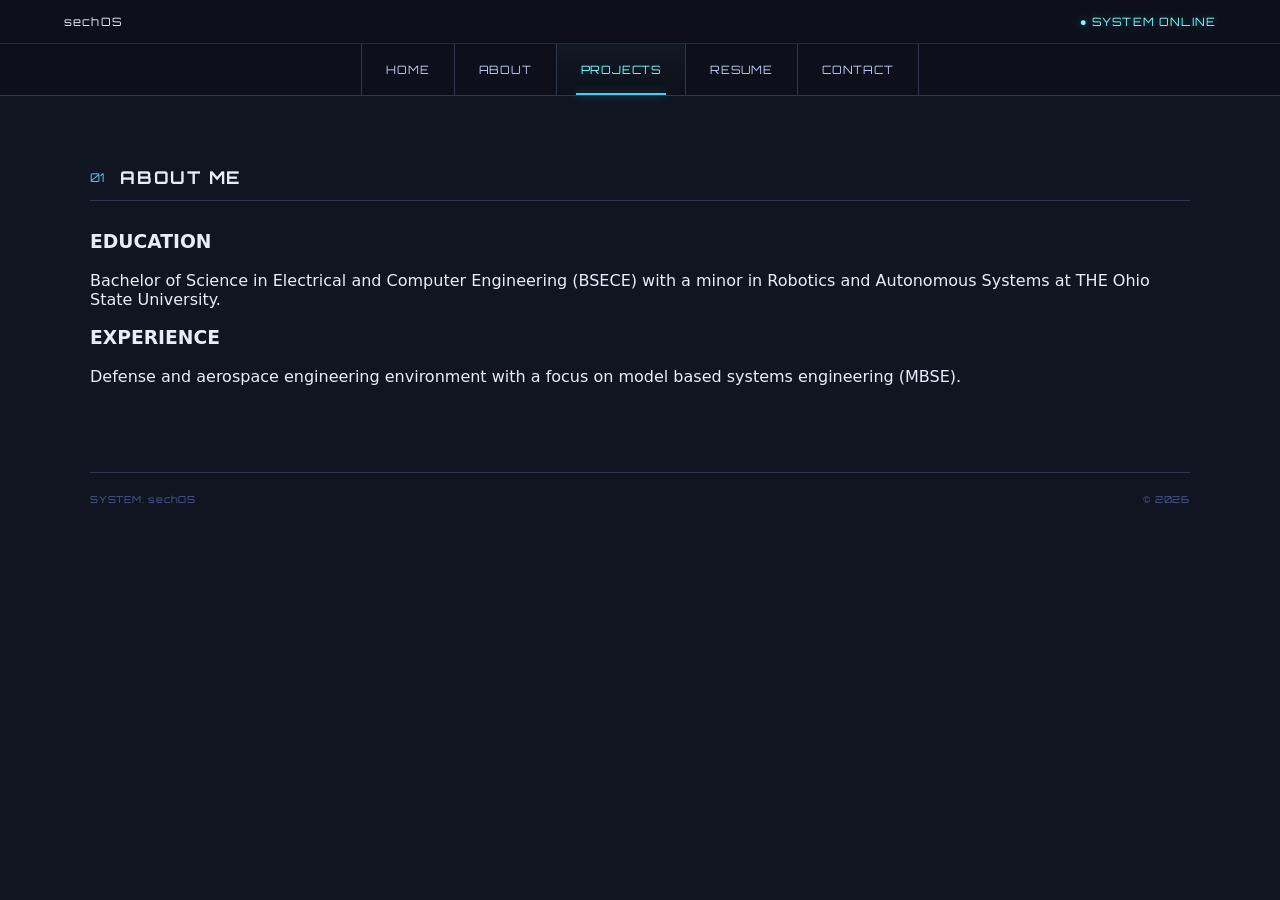
<file: about.html>
<!DOCTYPE html>
<html lang="en">

<head>

    <meta charset="UTF-8">
    <meta name="viewport" content="width=device-width, initial-scale=1.0">
    <title>Projects // sechOS</title>

    <!-- Fonts -->
    <link
        href="https://fonts.googleapis.com/css2?family=Orbitron:wght@400;500;600;700&display=swap"
        rel="stylesheet"
    >

    <!-- Styles -->
    <link rel="stylesheet" href="css/main.css">
    <link rel="stylesheet" href="css/navigation.css">
</head>

<body>
    <!-- =========================================
         NAVIGATION
    ========================================== -->
    <header class="site-header">
        <div class="system-bar">
            <span class="system-name">
                sechOS
            </span>

            <span class="system-status">
                ● SYSTEM ONLINE
            </span>
        </div>

        <nav class="main-nav">

            <a href="index.html">HOME</a>
            <a href="about.html">ABOUT</a>
            <a href="projects.html" class="active">PROJECTS</a>
            <a href="resume.html">RESUME</a>
            <a href="contact.html">CONTACT</a>
        </nav>
    </header>

    <!-- =========================================
         MAIN CONTENT
    ========================================== -->
    <main class="page-container">
        <section class="about-section">
            <div class="section-heading">
                <span class="section-number">
                    01
                </span>

                <h2>
                    ABOUT ME
                </h2>
            </div>

        <!-- =====================================
             Education and Experience
        ====================================== -->
            <div class="section-content">
                <div class="content-block">
                    <h3>
                        EDUCATION
                    </h3>

                    <p>
                        Bachelor of Science in Electrical and Computer Engineering (BSECE) with a minor in Robotics and Autonomous Systems at THE Ohio State University.
                    </p>
                </div>
                <div class="content-block">
                    <h3>
                        EXPERIENCE
                    </h3>

                    <p>
                        Defense and aerospace engineering environment with a focus on model based systems engineering (MBSE).
                    </p>
            </div>
        </section>
    </main>
    <!-- =========================================
         FOOTER
    ========================================== -->
    <footer class="system-footer page-container">
        <span>
            SYSTEM: sechOS
        </span>

        <span>
            © 2026
        </span>
    </footer>
</body>
</html>
</file>
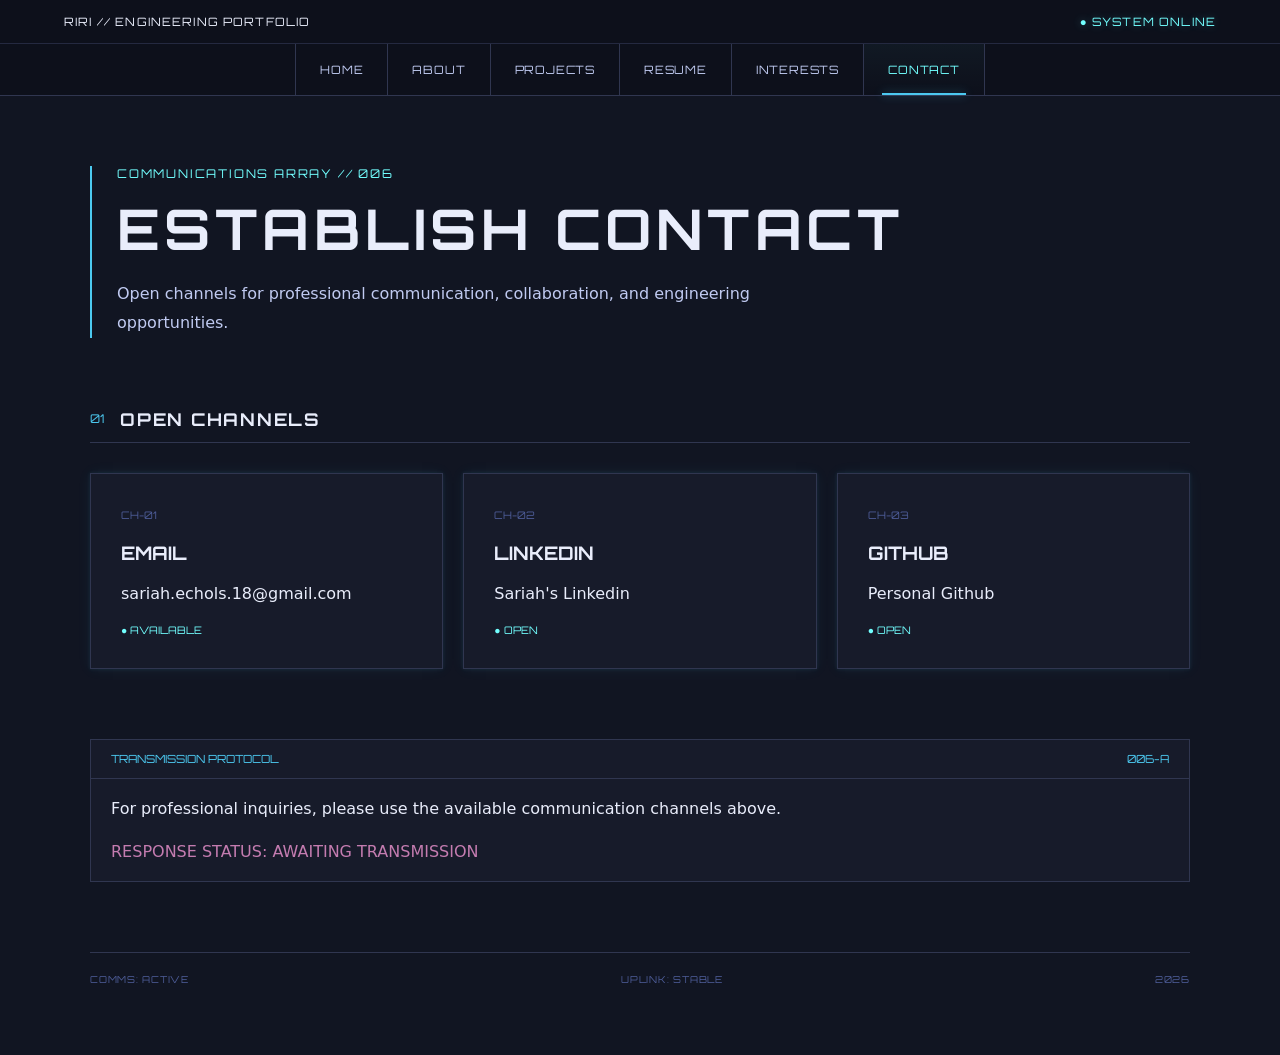
<file: contact.html>
<!DOCTYPE html>
<html lang="en">

<head>
    <meta charset="UTF-8">
    <meta name="viewport" content="width=device-width, initial-scale=1.0">

    <title>// Contact //</title>

    <link rel="preconnect" href="https://fonts.googleapis.com">
    <link rel="preconnect" href="https://fonts.gstatic.com" crossorigin>
    <link href="https://fonts.googleapis.com/css2?family=Orbitron:wght@400;500;600;700&display=swap" rel="stylesheet">

    <link rel="stylesheet" href="css/main.css">
    <link rel="stylesheet" href="css/navigation.css">
</head>

<body>

    <!-- ================================
         SITE HEADER
         ================================ -->
    <header class="site-header">
        <div class="system-bar">
            <div class="system-name">
                RIRI // ENGINEERING PORTFOLIO
            </div>

            <div class="system-status">
                ● SYSTEM ONLINE
            </div>
        </div>

        <nav class="main-nav">
            <a href="index.html">HOME</a>
            <a href="about.html">ABOUT</a>
            <a href="projects.html">PROJECTS</a>
            <a href="resume.html">RESUME</a>
            <a href="interests.html">INTERESTS</a>
            <a href="contact.html" class="active">CONTACT</a>
        </nav>
    </header>


    <!-- ================================
         MAIN CONTENT
         ================================ -->
    <main class="page-container">
        <section class="page-header">
            <p class="system-label">
                COMMUNICATIONS ARRAY // 006
            </p>

            <h1>ESTABLISH CONTACT</h1>

            <p class="page-description">
                Open channels for professional communication,
                collaboration, and engineering opportunities.
            </p>
        </section>


        <!-- ================================
             CONTACT CHANNELS
             ================================ -->
        <section class="contact-section">
            <div class="section-heading">
                <span class="section-number">01</span>
                <h2>OPEN CHANNELS</h2>
            </div>


            <div class="contact-grid">
                <!-- EMAIL -->
                <a
                    href="mailto:sariah.echols.18@gmail.com"
                    class="contact-card"
                >

                    <span class="contact-code">
                        CH-01
                    </span>

                    <h3>EMAIL</h3>

                    <p>
                        sariah.echols.18@gmail.com
                    </p>

                    <span class="contact-status">
                        ● AVAILABLE
                    </span>
                </a>


                <!-- LINKEDIN -->
                <a
                    href="https://www.linkedin.com/in/sariah-echols/"
                    class="contact-card"
                    target="_blank"
                    rel="noopener noreferrer"
                >

                    <span class="contact-code">
                        CH-02
                    </span>

                    <h3>LINKEDIN</h3>

                    <p>
                        Sariah's Linkedin
                    </p>

                    <span class="contact-status">
                        ● OPEN
                    </span>
                </a>


                <!-- GITHUB -->
                <a
                    href="https://github.com/redacted-riri"
                    class="contact-card"
                    target="_blank"
                    rel="noopener noreferrer"
                >

                    <span class="contact-code">
                        CH-03
                    </span>

                    <h3>GITHUB</h3>

                    <p>
                        Personal Github
                    </p>

                    <span class="contact-status">
                        ● OPEN
                    </span>
                </a>
            </div>
        </section>


        <!-- ================================
             TRANSMISSION NOTE
             ================================ -->
        <section class="transmission-panel">
            <div class="transmission-header">
                <span>
                    TRANSMISSION PROTOCOL
                </span>

                <span>
                    006-A
                </span>
            </div>

            <p>
                For professional inquiries, please use the
                available communication channels above.
            </p>

            <p class="transmission-footer">
                RESPONSE STATUS: AWAITING TRANSMISSION
            </p>
        </section>


        <!-- ================================
             FOOTER STATUS
             ================================ -->
        <footer class="system-footer">
            <span>
                COMMS: ACTIVE
            </span>

            <span>
                UPLINK: STABLE
            </span>

            <span>
                2026
            </span>
        </footer>
    </main>
</body>
</html>
</file>
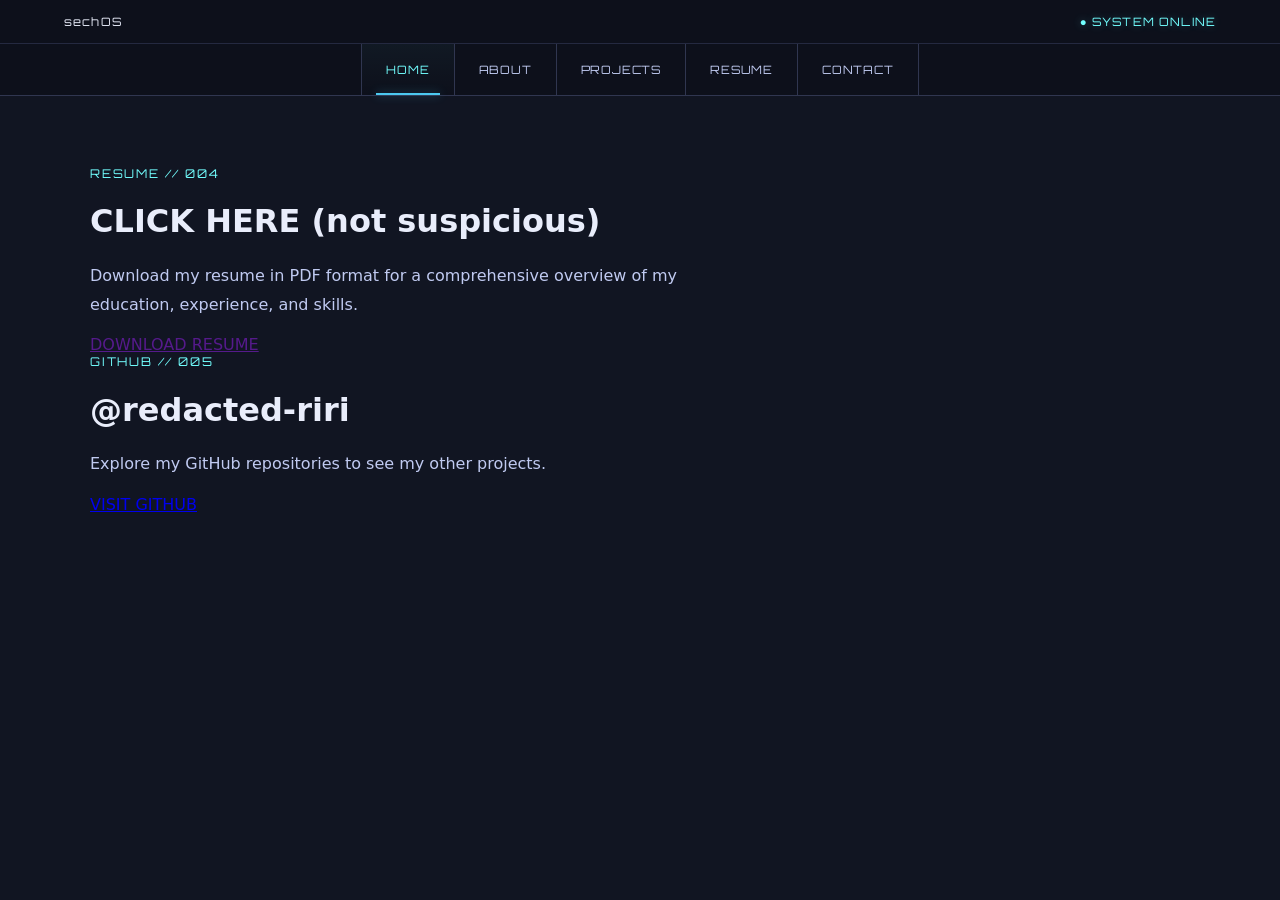
<file: resume.html>
<!DOCTYPE html>
<html lang="en">

<head>
    <meta charset="UTF-8">
    <meta name="viewport" content="width=device-width, initial-scale=1.0">

    <title>// Sariah Echols //</title>

    <link
        href="https://fonts.googleapis.com/css2?family=Orbitron:wght@400;500;600;700&display=swap"
        rel="stylesheet"
    >

    <link rel="stylesheet" href="css/main.css">
    <link rel="stylesheet" href="css/navigation.css">
</head>

<body>

    <!-- =========================================
         SITE HEADER
    ========================================== -->
    <header class="site-header">
        <div class="system-bar">
            <span class="system-name">
                sechOS
            </span>

            <span class="system-status">
                ● SYSTEM ONLINE
            </span>
        </div>

        <nav class="main-nav">
            <a href="index.html" class="active">
                HOME
            </a>

            <a href="about.html">
                ABOUT
            </a>

            <a href="projects.html">
                PROJECTS
            </a>

            <a href="resume.html">
                RESUME
            </a>

            <a href="contact.html">
                CONTACT
            </a>
        </nav>
    </header>
    <main class="page-container">
        <!-- =========================================
         RESUME
        ========================================== -->
        <p class="system-label">
            RESUME // 004
        </p>
        <h1>
            CLICK HERE (not suspicious)
        </h1>
        <p class="page-description">
            Download my resume in PDF format for a comprehensive overview of my education, experience, and skills.
        </p>
        <a href="" class="resume-button" download>
            DOWNLOAD RESUME
        </a>
        <!-- =========================================
         Github
        ========================================== -->
        <p class="system-label">
            GITHUB // 005
        </p>
        <h1>
            @redacted-riri
        </h1>
        <p class="page-description">
            Explore my GitHub repositories to see my other projects.
        </p>
        <a href="https://github.com/redacted-riri" class="github-button" target="_blank">
            VISIT GITHUB
        </a>
    </main>
</body>
</file>
<file: css/main.css>
/* GLOBAL */
body {
    margin: 0;
    background: #111522;
    color: #e9edfb;
    font-family: system-ui, -apple-system, BlinkMacSystemFont, "Segoe UI", sans-serif;
}

.page-container {
    width: min(1100px, 90%);
    margin: 0 auto;
    padding: 70px 0;
}

.page-header {
    margin-bottom: 70px;
    border-left: 2px solid #4CC9F0;
    padding-left: 25px;
}

.system-label {
    margin: 0 0 12px;
    color: #72ffff;
    font-family: "Orbitron", sans-serif;
    font-size: 0.75rem;
    letter-spacing: 0.15em;
}

.page-header h1 {
    margin: 0;
    color: #e9edfb;
    font-family: "Orbitron", sans-serif;
    font-size: clamp(2rem, 5vw, 3.5rem);
    letter-spacing: 0.08em;
}

.page-description {
    max-width: 650px;
    color: #c0caf1;
    line-height: 1.8;
}

/* SECTION HEADINGS */
.section-heading {
    display: flex;
    align-items: center;
    gap: 15px;
    margin-bottom: 30px;
    border-bottom: 1px solid #303650;
    padding-bottom: 12px;
}

.section-heading h2 {
    margin: 0;
    color: #e9edfb;
    font-family: "Orbitron", sans-serif;
    font-size: 1.1rem;
    letter-spacing: 0.1em;
}

.section-number {
    color: #4CC9F0;
    font-family: "Orbitron", sans-serif;
    font-size: 0.75rem;
}


/* RESUME */
.resume-section,
.contact-section {
    margin-bottom: 70px;
}

.resume-entry {
    margin-bottom: 45px;
    padding: 25px;
    border: 1px solid #303650;
    background: #171B2A;
}

.entry-header {
    display: flex;
    justify-content: space-between;
    gap: 20px;
}

.entry-header h3 {
    margin: 0;
    color: #e9edfb;
    font-family: "Orbitron", sans-serif;
    font-size: 0.95rem;
}

.entry-date {
    color: #72ffff;
    font-family: "Orbitron", sans-serif;
    font-size: 0.7rem;
    white-space: nowrap;
}

.entry-organization {
    color: #C47CB0;
    font-family: "Orbitron", sans-serif;
    font-size: 0.75rem;
    letter-spacing: 0.08em;
}

.entry-details {
    color: #c0caf1;
    font-size: 0.9rem;
}


/* SKILLS */
.skills-grid {
    display: grid;
    grid-template-columns: repeat(2, 1fr);
    gap: 20px;
}

.skill-group {
    padding: 25px;
    border: 1px solid #303650;
    background: #171B2A;
}

.skill-group h3 {
    margin-top: 0;
    color: #4CC9F0;
    font-family: "Orbitron", sans-serif;
    font-size: 0.8rem;
    letter-spacing: 0.1em;
}


/* CONTACT */
.contact-grid {
    display: grid;
    grid-template-columns: repeat(3, 1fr);
    gap: 20px;
}

.contact-card {
    display: block;
    padding: 30px;
    border: 1px solid #303650;
    background: #171B2A;
    color: inherit;
    text-decoration: none;
    transition:
        border-color 0.2s ease,
        transform 0.2s ease,
        background 0.2s ease;
}

.contact-card:hover {
    border-color: #4CC9F0;
    background: #1D2133;
    transform: translateY(-3px);
}

.contact-code {
    color: #4e5d99;
    font-family: "Orbitron", sans-serif;
    font-size: 0.65rem;
}

.contact-card h3 {
    color: #e9edfb;
    font-family: "Orbitron", sans-serif;
}

.contact-status {
    color: #72ffff;
    font-family: "Orbitron", sans-serif;
    font-size: 0.65rem;
}

/* TRANSMISSION */
.transmission-panel {
    margin-bottom: 70px;
    border: 1px solid #303650;
    background: #171B2A;
}

.transmission-header {
    display: flex;
    justify-content: space-between;
    padding: 12px 20px;
    border-bottom: 1px solid #303650;
    color: #4CC9F0;
    font-family: "Orbitron", sans-serif;
    font-size: 0.7rem;
}

.transmission-panel p {
    padding: 0 20px;
    line-height: 1.7;
}

.transmission-footer {
    color: #C47CB0;
}

/* FOOTER */
.system-footer {
    display: flex;
    justify-content: space-between;
    padding-top: 20px;
    border-top: 1px solid #303650;
    color: #4e5d99;
    font-family: "Orbitron", sans-serif;
    font-size: 0.6rem;
    letter-spacing: 0.08em;
}


/* MOBILE */
@media (max-width: 700px) {
    .entry-header {
        flex-direction: column;
    }

    .skills-grid,
    .contact-grid {
        grid-template-columns: 1fr;
    }

    .system-footer {
        flex-direction: column;
        gap: 10px;
    }
}

/* =========================================
   HOME PAGE
========================================= */
/* HERO */
.hero {
    padding: 30px 0 90px;
}

.hero-label {
    margin-bottom: 25px;
    color: #72ffff;
    font-family: "Orbitron", sans-serif;
    font-size: 0.75rem;
    letter-spacing: 0.12em;
}

.hero h1 {
    margin: 0 0 25px;
    color: #e9edfb;
    font-family: "Orbitron", sans-serif;
    font-size: clamp(2.2rem, 6vw, 4rem);
    line-height: 1.15;
    letter-spacing: 0.04em;
}

.hero-description {
    max-width: 900px;
    margin-bottom: 25px;
    color: #c0caf1;
    line-height: 1.8;
}

.hero-actions {
    display: flex;
    gap: 30px;
}

.hero-actions a {
    color: #4CC9F0;
    font-family: "Orbitron", sans-serif;
    font-size: 0.7rem;
    letter-spacing: 0.06em;
    text-decoration: none;
}

.hero-actions a:hover {
    color: #72ffff;
}


/* MISSION STATUS */
.mission-status {
    margin-bottom: 80px;
}

.status-grid {
    display: grid;
    grid-template-columns: repeat(2, 1fr);
    gap: 20px;
}

.status-card {
    padding: 25px;
    border: 1px solid #303650;
    background: #171B2A;
}

.status-label {
    display: block;
    margin-bottom: 15px;
    color: #72ffff;
    font-family: "Orbitron", sans-serif;
    font-size: 0.65rem;
    letter-spacing: 0.1em;
}

.status-card h3 {
    margin: 0 0 12px;
    color: #e9edfb;
    font-family: "Orbitron", sans-serif;
    font-size: 0.9rem;
}

.status-card p {
    margin: 0;
    color: #c0caf1;
    font-size: 0.9rem;
    line-height: 1.7;
}


/* FEATURED PROJECT */
.featured-project {
    margin-bottom: 80px;
}

.project-panel {
    padding: 35px;
    border: 1px solid #303650;
    background: #171B2A;
}

.project-meta {
    margin-bottom: 15px;
    color: #C47CB0;
    font-family: "Orbitron", sans-serif;
    font-size: 0.7rem;
    letter-spacing: 0.1em;
}

.project-panel h2 {
    margin: 0 0 20px;
    color: #e9edfb;
    font-family: "Orbitron", sans-serif;
    font-size: 1.4rem;
}

.project-panel p {
    max-width: 750px;
    color: #c0caf1;
    line-height: 1.8;
}

.project-tags {
    display: flex;
    flex-wrap: wrap;
    gap: 10px;
    margin: 25px 0;
}

.project-tags span {
    padding: 7px 10px;
    border: 1px solid #303650;
    color: #9DB0FC;
    font-family: "Orbitron", sans-serif;
    font-size: 0.6rem;
    letter-spacing: 0.08em;
}

.project-panel > a {
    color: #4CC9F0;
    font-family: "Orbitron", sans-serif;
    font-size: 0.7rem;
    text-decoration: none;
}

.project-panel > a:hover {
    color: #72ffff;
}


/* ENGINEERING FOCUS */
.engineering-focus {
    margin-bottom: 80px;
}

.focus-grid {
    display: grid;
    grid-template-columns: repeat(2, 1fr);
    gap: 20px;
}

.focus-card {
    padding: 25px;
    border: 1px solid #303650;
    background: #171B2A;
}

.focus-code {
    color: #4e5d99;
    font-family: "Orbitron", sans-serif;
    font-size: 0.65rem;
}

.focus-card h3 {
    margin: 15px 0;
    color: #e9edfb;
    font-family: "Orbitron", sans-serif;
    font-size: 0.9rem;
}

.focus-card p {
    margin: 0;
    color: #c0caf1;
    font-size: 0.9rem;
    line-height: 1.7;
}


/* MOBILE */
@media (max-width: 700px) {
    .status-grid,
    .focus-grid {
        grid-template-columns: 1fr;
    }

    .hero-actions {
        flex-direction: column;
        gap: 15px;
    }

    .project-panel {
        padding: 25px;
    }
}

/* =========================================
   NEON SYSTEM GLOW
========================================= */
/* Base glow for major panels */
.status-card,
.focus-card,
.project-panel,
.resume-entry,
.contact-card {
    position: relative;
    border-color: #303650;
    box-shadow:
        0 0 4px rgba(76, 201, 240, 0.12),
        0 0 14px rgba(76, 201, 240, 0.06);
    transition:
        border-color 0.25s ease,
        box-shadow 0.25s ease,
        transform 0.25s ease;
}

/* =========================================
   MISSION STATUS
========================================= */
/* Cyan */
.status-card:nth-child(1) {
    border-color: #4CC9F0;
    box-shadow:
        0 0 4px rgba(76, 201, 240, 0.35),
        0 0 14px rgba(76, 201, 240, 0.14);
}

/* Blue */
.status-card:nth-child(2) {
    border-color: #9DB0FC;
    box-shadow:
        0 0 4px rgba(157, 176, 252, 0.35),
        0 0 14px rgba(157, 176, 252, 0.14);
}

/* Pink */
.status-card:nth-child(3) {
    border-color: #C47CB0;
    box-shadow:
        0 0 4px rgba(196, 124, 176, 0.35),
        0 0 14px rgba(196, 124, 176, 0.14);
}

/* Cyan again */
.status-card:nth-child(4) {
    border-color: #72ffff;
    box-shadow:
        0 0 4px rgba(114, 255, 255, 0.35),
        0 0 14px rgba(114, 255, 255, 0.14);
}

/* =========================================
   HOVER STATE
========================================= */
.status-card:hover,
.focus-card:hover,
.contact-card:hover {
    transform: translateY(-3px);
    border-color: #72ffff;
    box-shadow:
        0 0 5px rgba(114, 255, 255, 0.55),
        0 0 18px rgba(114, 255, 255, 0.22),
        0 0 35px rgba(114, 255, 255, 0.08);
}

/* =========================================
   FEATURED MISSION
========================================= */
.project-panel {
    border-color: #C47CB0;

    box-shadow:
        0 0 5px rgba(196, 124, 176, 0.45),
        0 0 18px rgba(196, 124, 176, 0.16),
        0 0 40px rgba(196, 124, 176, 0.07);
}

.project-panel:hover {
    border-color: #72ffff;

    box-shadow:
        0 0 5px rgba(114, 255, 255, 0.55),
        0 0 20px rgba(114, 255, 255, 0.20),
        0 0 45px rgba(114, 255, 255, 0.08);
}

/* =========================================
   ENGINEERING FOCUS
========================================= */
.focus-card:nth-child(1) {
    border-color: #9DB0FC;
}

.focus-card:nth-child(2) {
    border-color: #4CC9F0;
}

.focus-card:nth-child(3) {
    border-color: #C47CB0;
}

.focus-card:nth-child(4) {
    border-color: #9DB0FC;
}

/* =========================================
   SUBTLE ANIMATED AMBIENT GLOW
========================================= */
@keyframes neon-breathe {
    0%,
    100% {
        filter: brightness(1);
    }

    50% {
        filter: brightness(1.04);
    }
}

.status-card,
.focus-card,
.project-panel {
    animation: neon-breathe 5s ease-in-out infinite;
}

/* =========================================
   ACCESSIBILITY
========================================= */
@media (prefers-reduced-motion: reduce) {

    .status-card,
    .focus-card,
    .project-panel {
        animation: none;
    }
}
</file>
<file: css/navigation.css>
/* NAVIGATION */
.site-header {
    width: 100%;
    background: #0D101B;
    border-bottom: 1px solid #303650;
}


/* SYSTEM BAR */
.system-bar {
    display: flex;
    justify-content: space-between;
    align-items: center;
    padding: 14px 5vw;
    border-bottom: 1px solid #242940;
    font-family: "Orbitron", sans-serif;
    font-size: 0.72rem;
    letter-spacing: 0.1em;
}

.system-name {
    color: #e9edfb;
}

.system-status {
    color: #72ffff;
    text-shadow: 0 0 8px rgba(114, 255, 255, 0.3);
}


/* MAIN NAVIGATION */
.main-nav {
    display: flex;
    justify-content: center;
    align-items: stretch;
    padding: 0 5vw;
}

.main-nav a {
    position: relative;
    padding: 18px 24px;
    border-left: 1px solid #303650;
    color: #c0caf1;
    text-decoration: none;
    font-family: "Orbitron", sans-serif;
    font-size: 0.72rem;
    letter-spacing: 0.07em;
    transition:
        color 0.2s ease,
        background 0.2s ease;
}

.main-nav a:last-child {
    border-right: 1px solid #303650;
}


/* NAVIGATION HOVER */
.main-nav a:hover {
    color: #9DB0FC;
    background: rgba(157, 176, 252, 0.06);
}

/* ACTIVE TAB */
.main-nav a.active {
    color: #72ffff;
    background:
        linear-gradient(
            to bottom,
            rgba(114, 255, 255, 0.04),
            transparent
        );
}

.main-nav a.active::after {
    content: "";
    position: absolute;
    left: 15%;
    right: 15%;
    bottom: 0;
    height: 2px;
    background: #4CC9F0;
    box-shadow: 0 0 10px rgba(76, 201, 240, 0.45);
}

/* MOBILE NAVIGATION */
@media (max-width: 700px) {
    .main-nav {
        overflow-x: auto;
        justify-content: flex-start;
    }

    .main-nav a {
        padding: 15px 18px;
        white-space: nowrap;
    }
}
</file>
